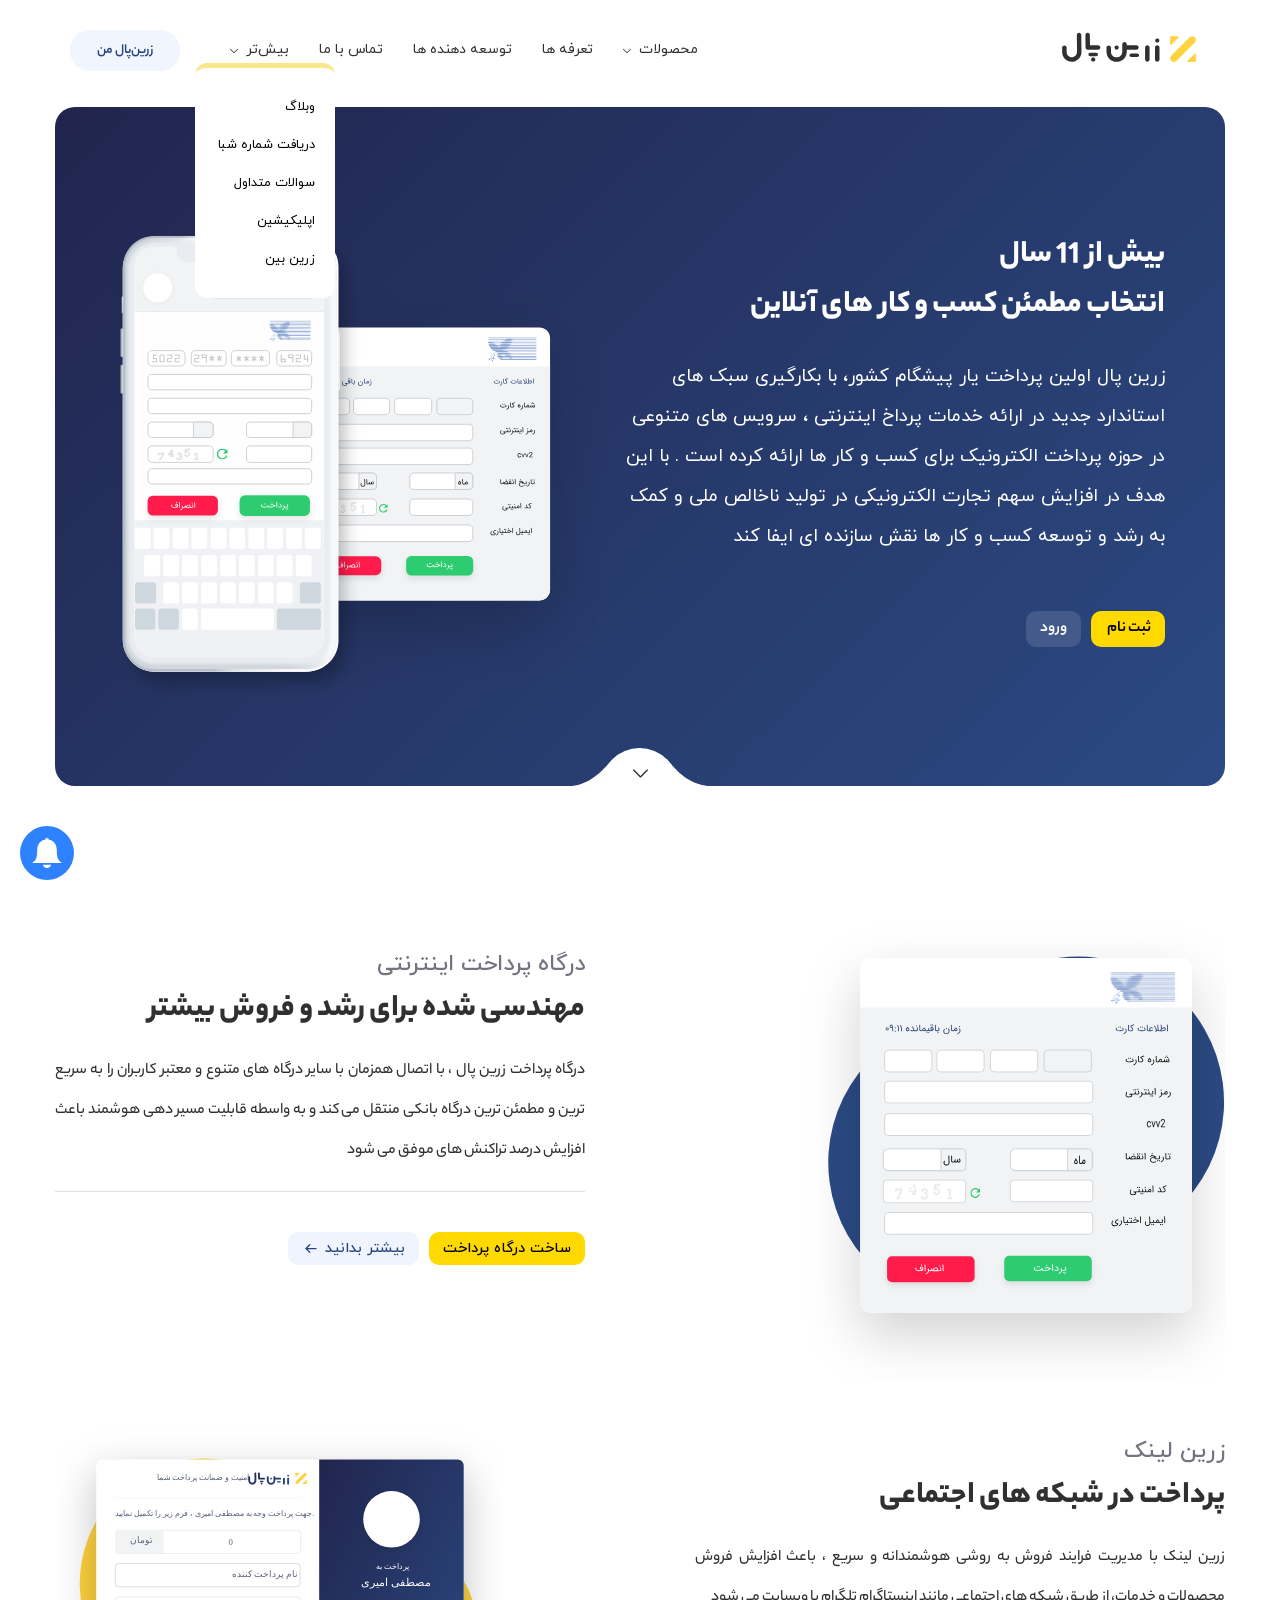
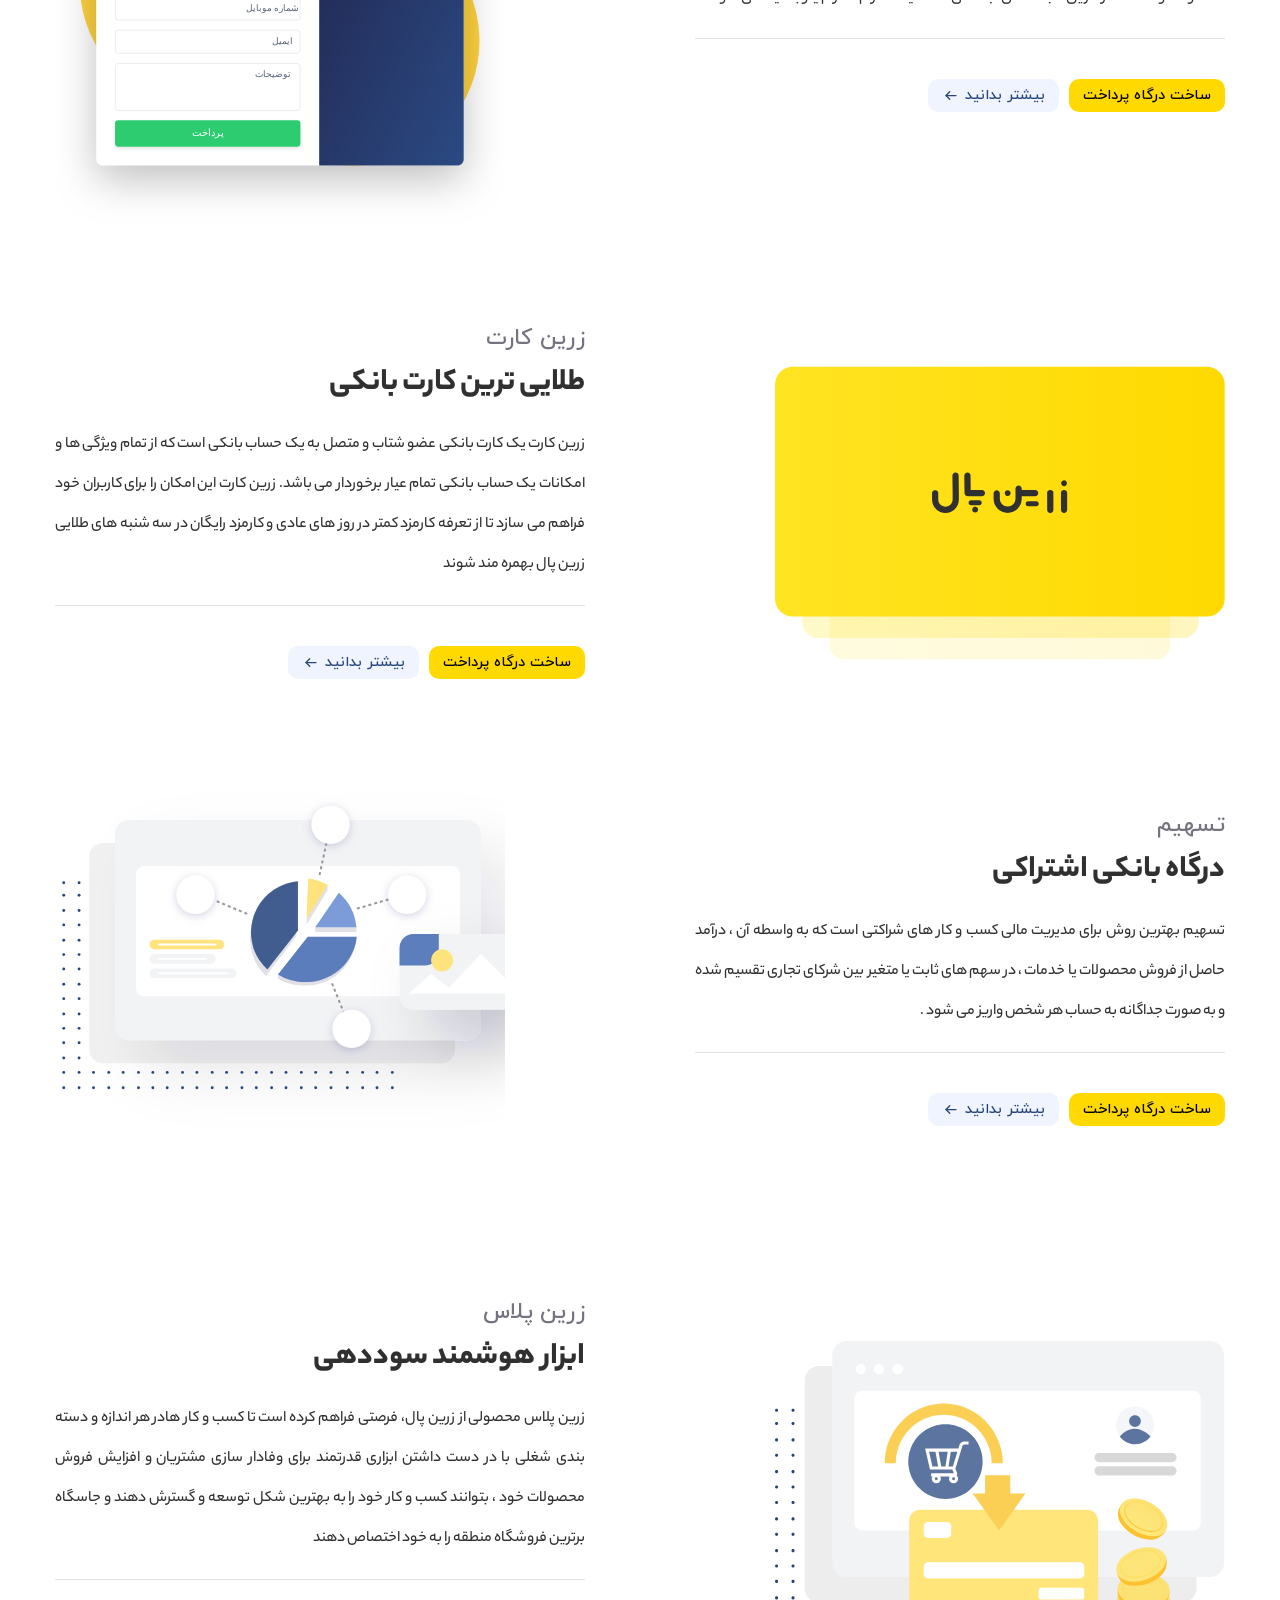
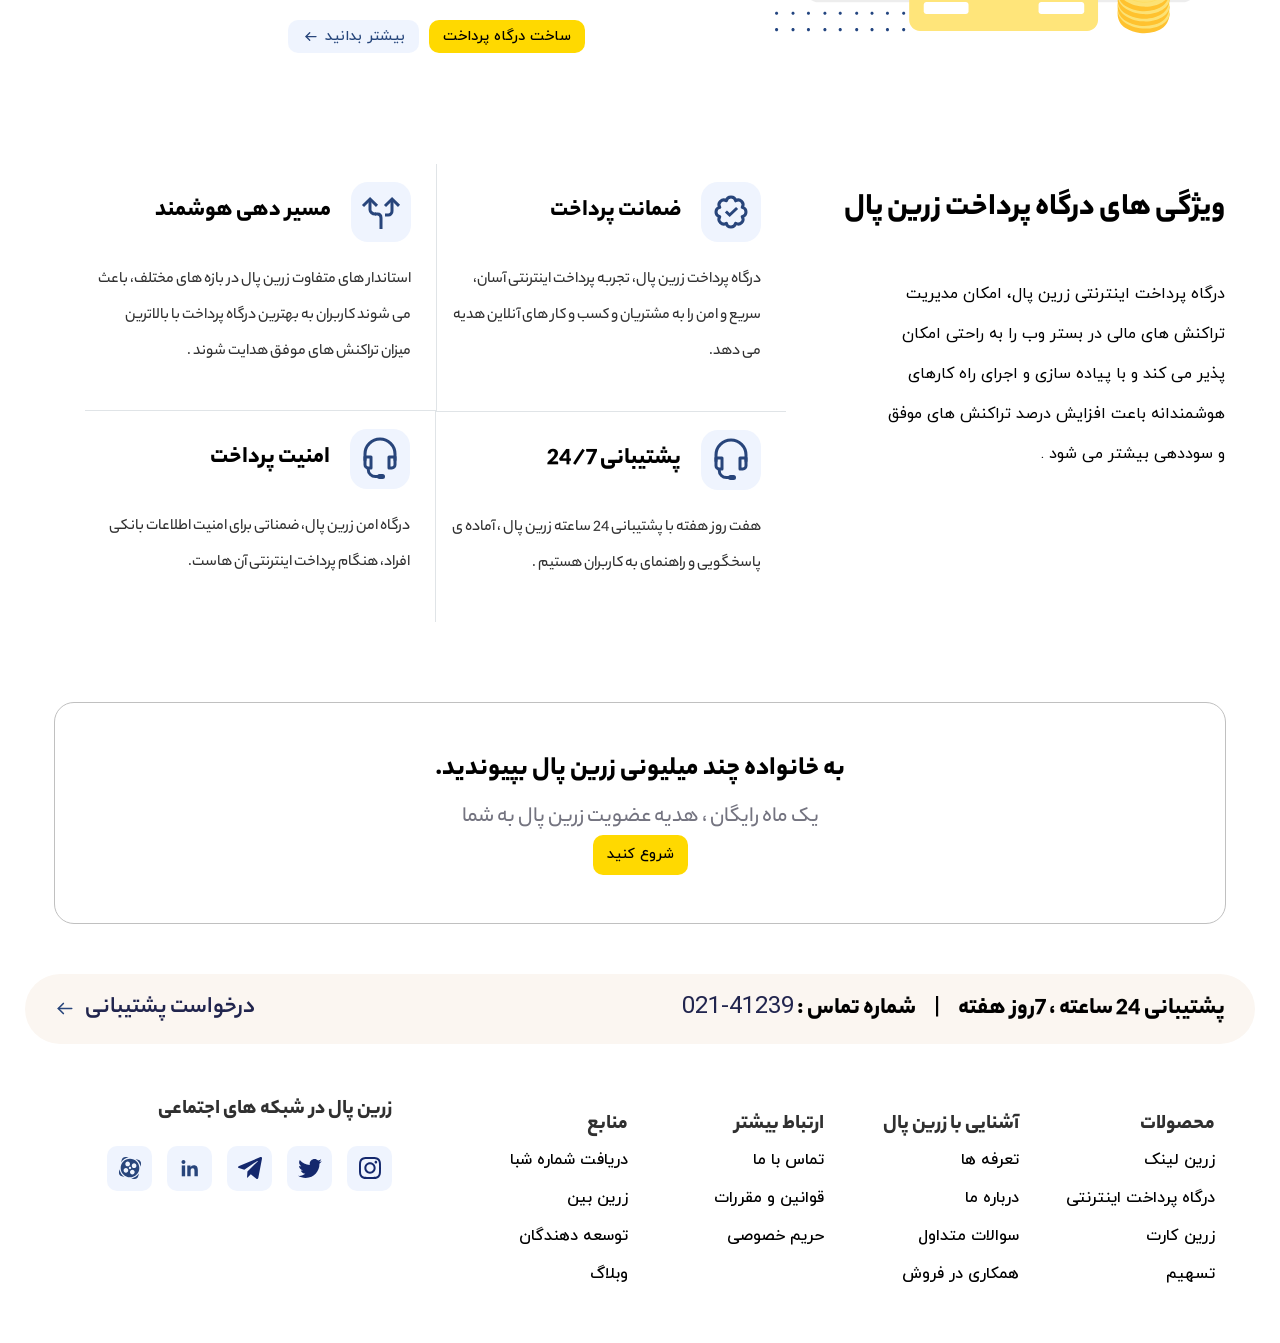
<file: index.html>
<!DOCTYPE html>
<html lang="fa" dir="rtl">
<head>
    <meta charset="UTF-8">
    <meta name="viewport" content="width=device-width, initial-scale=1.0">
    <link rel="stylesheet" href="styles/style.css">
    <link rel="stylesheet" href="styles/fonts.css">
   
    <title>ارائه دهنده خدمات پرداخت اینترنتی |زرین پال  </title>
    <link rel="shortcut icon" href="images/favicon.ico">
   

</head>
<body>
    <header>
        <div>
            <img class="logo" src="images/logo-white.svg" alt="zarinpal-logo">
        </div>
        <nav>
            <ul class="header-ul">
                <li class="more-menu" id="show-product-menu">
                    <a href="#">محصولات </a>
                    <img id="" src="images/down-arrow-svgrepo-com.svg" >
                    <div class="product-menu">
                        <div>
                            <a href="#">
                                <p>درگاه پرداخت </p>
                                <p>مهندسی شده برای فروش بیشتر </p>
                            </a>
                             <a href="#">
                                <p>زرین لینک  </p>
                                <p>لینک پرداخت در شبکه های اجتماعی </p>
                            </a>
                             <a href="#">
                                <p>زرین پلاس   </p>
                                <p>ابزار هوشمند سوددهی  </p>
                            </a>
                        </div>
                        <div>
                             <a href="#">
                                <p>زرین کارت  </p>
                                <p>طلایی نوین کارت بانکی</p>
                            </a>
                             <a href="#">
                                <p>تسهیم  </p>
                                <p>درگاه پرداخت اشتراکی </p>
                            </a>
                        </div>
                    </div>
                </li>
                <li>
                    <a href="./pages/tarrefeh.html">تعرفه ها</a>
                </li>
                 <li>
                    <a href="./pages/developers.html">توسعه دهنده ها </a>
                </li>
                 <li>
                    <a href="pages/callWithUs.html">تماس با ما </a>
                </li>
                 <li class=" more-menu"id="show-more-menu">
                    <a href="#">بیش‌تر</a>
                    <img id="" src="images/down-arrow-svgrepo-com.svg" >
                    <ul>
                        <li>وبلاگ </li>
                        <li>دریافت شماره شبا</li>
                        <li>سوالات متداول </li>
                        <li>اپلیکیشین </li>
                        <li>زرین بین</li>
                    </ul>
                </li>
                      <li>
                    <a href="#">زرین‌پال من</a>
                </li>

            </ul>
        </nav>
        <img src="./images/hamburger.svg" alt="hamburger icon" class="humberger-icon">
        <div class="hamburger-menu">
            <div class="cross-icon">
                <img src="images/cross.svg" alt="cross image"> 
            </div>
            <div class="hamurger-menu-items">
                <u>
                    <li><a href="#">تعرفه ها </a></li>
                    <li><a href="#">اپلیکیشن </a></li>
                    <div></div>
                    <li><a href="#">سوالات متداول</a></li>
                    <li><a href="#">تماس با ما </a></li>
                    <li><a href="#">محصولات</a></li>
                </u>
            </div>
            <div class="more-itme">
                <a href="#">زرین پال من </a>
                <img src="./images/arrow.svg" alt="my zarin pal">
            </div>
        </div>
    </header>
    <main>
        <div class="banner">
            <div class="banner-text">
                <h3>بیش از 11 سال </h3>
                <h3>انتخاب مطمئن کسب و کار های آنلاین </h3>
                <p>زرین پال اولین پرداخت یار پیشگام کشور،
                    با بکارگیری سبک های استاندارد جدید در ارائه خدمات پرداخ اینترنتی 
                    ، سرویس های متنوعی در حوزه پرداخت الکترونیک برای کسب و کار ها ارائه کرده است . 
                    با این هدف در افزایش سهم تجارت الکترونیکی در تولید ناخالص ملی 
                    و کمک به رشد و توسعه کسب و کار ها نقش سازنده ای ایفا کند 
                </p>
                
                <div class="banner-button">
                    <a href="#" class="register-btn ">ثبت نام </a>
                    <a href="#" class="login-btn">ورود </a>
                </div>
            
            
            </div>
            <div class="banner-image">
                <img src="./images/home.svg" >
            </div>
        </div>
        <div class="go-down">
            <div></div>
                <img src="images/down-arrow-svgrepo-com.svg" alt="">
         </div>
        </div>

        <section class="online-payment">
            <div>
                <img src="images/pg.svg" class="section-image">
            </div>
            <div class="section-text">
                <h2>درگاه پرداخت اینترنتی </h2>
                <h3>مهندسی شده برای رشد و فروش بیشتر</h3>
                <p>درگاه پرداخت زرین پال ، با اتصال همزمان با سایر درگاه های متنوع و معتبر
                    کاربران را به سریع ترین و مطمئن ترین درگاه بانکی منتقل می کند 
                    و به واسطه قابلیت مسیر دهی هوشمند باعث افزایش درصد تراکنش های موفق می شود 
                </p>
                <div class="section-links">
                    <a href="#" class="first-button">ساخت درگاه پرداخت</a>
                    <a href="#" class="second-button">
                        بیشتر بدانید 
                        <img src="images/arrow.svg" >
                    </a>
                </div>
            </div>
        </section>

         <section class="online-payment">
         
            <div class="section-text">
                <h2>زرین لینک </h2>
                <h3>پرداخت در شبکه های اجتماعی </h3>
                <p>زرین لینک با مدیریت فرایند فروش به روشی هوشمندانه و سریع 
                    ، باعث افزایش فروش محصولات و خدمات، از طریق شبکه های اجتماعی مانند اینستاگرام 
                    تلگرام یا وبسایت می شود 
                </p>
                <div class="section-links">
                    <a href="#" class="first-button">ساخت درگاه پرداخت</a>
                    <a href="#" class="second-button">
                        بیشتر بدانید 
                        <img src="images/arrow.svg" >
                    </a>
                </div>
            </div>
               <div>
                <img src="images/social-image.svg" class="section-image">
            </div>
        </section>

         <section class="online-payment">
            <div>
                <img src="images/zarincard.svg" class="section-image">
            </div>
            <div class="section-text">
                <h2> زرین کارت </h2>
                <h3>طلایی ترین کارت بانکی </h3>
                <p>
                    زرین کارت یک کارت بانکی عضو شتاب و متصل به یک حساب بانکی است 
                    که از تمام ویژگی ها و امکانات یک حساب بانکی تمام عیار برخوردار می باشد.
                    زرین کارت این امکان را برای کاربران خود فراهم می سازد تا از تعرفه 
                    کارمزد کمتر در روز های عادی و کارمزد رایگان در سه شنبه های طلایی زرین پال بهمره مند شوند 
                </p>
                <div class="section-links">
                    <a href="#" class="first-button">ساخت درگاه پرداخت</a>
                    <a href="#" class="second-button">
                        بیشتر بدانید 
                        <img src="images/arrow.svg" >
                    </a>
                </div>
            </div>
        </section>

         <section class="online-payment">
           
            <div class="section-text">
                <h2>تسهیم </h2>
                <h3>درگاه بانکی اشتراکی</h3>
                <p>
                    تسهیم بهترین روش برای مدیریت مالی کسب و کار های شراکتی است که به واسطه آن ،
                    درآمد حاصل از فروش محصولات یا خدمات ، در سهم های ثابت 
                    یا متغیر بین شرکای تجاری تقسیم شده و به صورت جداگانه به حساب هر شخص واریز می شود .
                </p>
                <div class="section-links">
                    <a href="#" class="first-button">ساخت درگاه پرداخت</a>
                    <a href="#" class="second-button">
                        بیشتر بدانید 
                        <img src="images/arrow.svg" >
                    </a>
                </div>
            </div>
             <div>
                <img src="images/payout.svg" class="section-image">
            </div>
        </section>

        
        <section class="online-payment">
            <div>
                <img src="images/zarinplus.svg" class="section-image">
            </div>
            <div class="section-text">
                <h2>زرین پلاس  </h2>
                <h3>ابزار هوشمند سوددهی </h3>
                 <p>
                    زرین پلاس محصولی از زرین پال، فرصتی فراهم کرده است تا کسب و کار هادر هر اندازه و دسته بندی شغلی با در دست داشتن
                    ابزاری قدرتمند برای وفادار سازی مشتریان و افزایش فروش محصولات 
                    خود ، بتوانند کسب و کار خود را به بهترین شکل توسعه و گسترش دهند و جاسگاه برترین فروشگاه منطقه را به خود اختصاص دهند 
                 </p>   
                <div class="section-links">
                    <a href="#" class="first-button">ساخت درگاه پرداخت</a>
                    <a href="#" class="second-button">
                        بیشتر بدانید 
                        <img src="images/arrow.svg" >
                    </a>
                </div>
            </div>
        </section>
        <article class="attributes">
            <div class="definition">
                <h3>ویژگی های درگاه پرداخت زرین پال</h3>
                <p>
                    درگاه پرداخت اینترنتی زرین پال، امکان مدیریت تراکنش های مالی در بستر 
                    وب را به راحتی امکان پذیر می کند و با پیاده سازی و اجرای راه کارهای هوشمندانه باعت افزایش درصد تراکنش های 
                    موفق و سوددهی بیشتر می شود .
                </p>
            </div>
            <div class="items">
                <div class="item first-item">
                    <div>
                    <img src="images/verifiedIcon.svg">
                    <h4>ضمانت پرداخت </h4>
                    </div>
                
                <p>
                    درگاه پرداخت زرین پال، تجربه پرداخت اینترنتی آسان،
                    سریع و امن را به مشتریان و کسب و کار های آنلاین هدیه می دهد.
                </p>
                </div>
            
               <div class="item second-item">
                  <div>
                    <img src="images/splite.svg">
                    <h4>مسیر دهی هوشمند  </h4>
                  </div>
                 <p>
                    استاندار های متفاوت زرین پال در بازه های مختلف، باعث می شوند کاربران به 
                    بهترین درگاه پرداخت با بالاترین میزان تراکنش های موفق هدایت شوند .
                 </p>
                </div>
            
               <div class="item third-item">
                 <div>
                    <img src="images/support.svg">
                    <h4>پشتیبانی 24/7 </h4>
                 </div>
                 <p>
                    هفت روز هفته با پشتیبانی 24 ساعته زرین پال ، آماده ی پاسخگویی و راهنمای به کاربران هستیم .
                 </p>

                </div>
                   
            
               <div class="item fourth-item">
                  <div>
                    <img src="images/support.svg">
                    <h4>امنیت پرداخت  </h4>
                  </div>
                 <p>
                    درگاه امن زرین پال، ضمناتی برای امنیت اطلاعات بانکی افراد، هنگام پرداخت 
                    اینترنتی آن هاست.
                 </p>
                </div>
            </div>
        
            </div>
        </article>
        <div class="start-box">
            <h4>به خانواده چند میلیونی زرین پال بپیوندید.</h4>
            <p>یک ماه رایگان ، هدیه عضویت زرین پال به شما</p>
            <a href="#">شروع کنید</a>
        </div>
        <div class="support">
            <div class="support-number">
                <p>پشتیبانی 24 ساعته ، 7روز هفته <span id="line">|</span> شماره تماس : <span id="phone-number">41239-021</span></p>
            </div>
            <div class="support-request">
                <p>درخواست پشتیبانی </p>
                <img src="images/arrow.svg" alt="support request">
            </div>
        </div> 
        <footer>
            <div class="footer-links">
                <div>
                    <p>محصولات</p>
                    <ul>
                        <li><a href="#">زرین لینک</a></li>
                        <li><a href="#">درگاه پرداخت اینترنتی </a></li>
                        <li><a href="#">زرین کارت </a></li>
                        <li><a href="#">تسهیم </a></li>
                    </ul>
                </div>
                  <div>
                    <p>آشنایی با زرین پال </p>
                    <ul>
                        <li><a href="#">تعرفه ها</a></li>
                        <li><a href="#">درباره ما </a></li>
                        <li><a href="#">سوالات متداول </a></li>
                        <li><a href="#">همکاری در فروش </a></li>
                    </ul>
                </div>
                  <div>
                    <p>ارتباط بیشتر </p>
                    <ul>
                        <li><a href="#">تماس با ما </a></li>
                        <li><a href="#">قوانین و مقررات  </a></li>
                        <li><a href="#">حریم خصوصی  </a></li>
                    </ul>
                </div>
                <div>
                    <p>منابع  </p>
                    <ul>
                        <li><a href="#">دریافت شماره شبا </a></li>
                        <li><a href="#">زرین بین   </a></li>
                        <li><a href="#">توسعه دهندگان  </a></li>
                        <li><a href="#">وبلاگ  </a></li>
                    </ul>
                </div>
            </div>
            <div class="social-media">
                <p>زرین پال در شبکه های اجتماعی</p>
                <div>
                    <a href="#"><img src="/images/instagram.svg" ></a>
                    <a href="#"><img src="/images/twitter.svg" ></a>
                    <a href="#"><img src="/images/telegram.svg" ></a>
                    <a href="#"><img src="/images/linkedin.svg" ></a>
                    <a href="#"><img src="/images/aparat.svg" ></a>
                </div>
            </div>
        </footer>
        <div class="bell">
            <img src="/images/bell.svg" >
        </div>

    </main>

     <script src="js/script.js"></script>
</body>
</html>
</file>
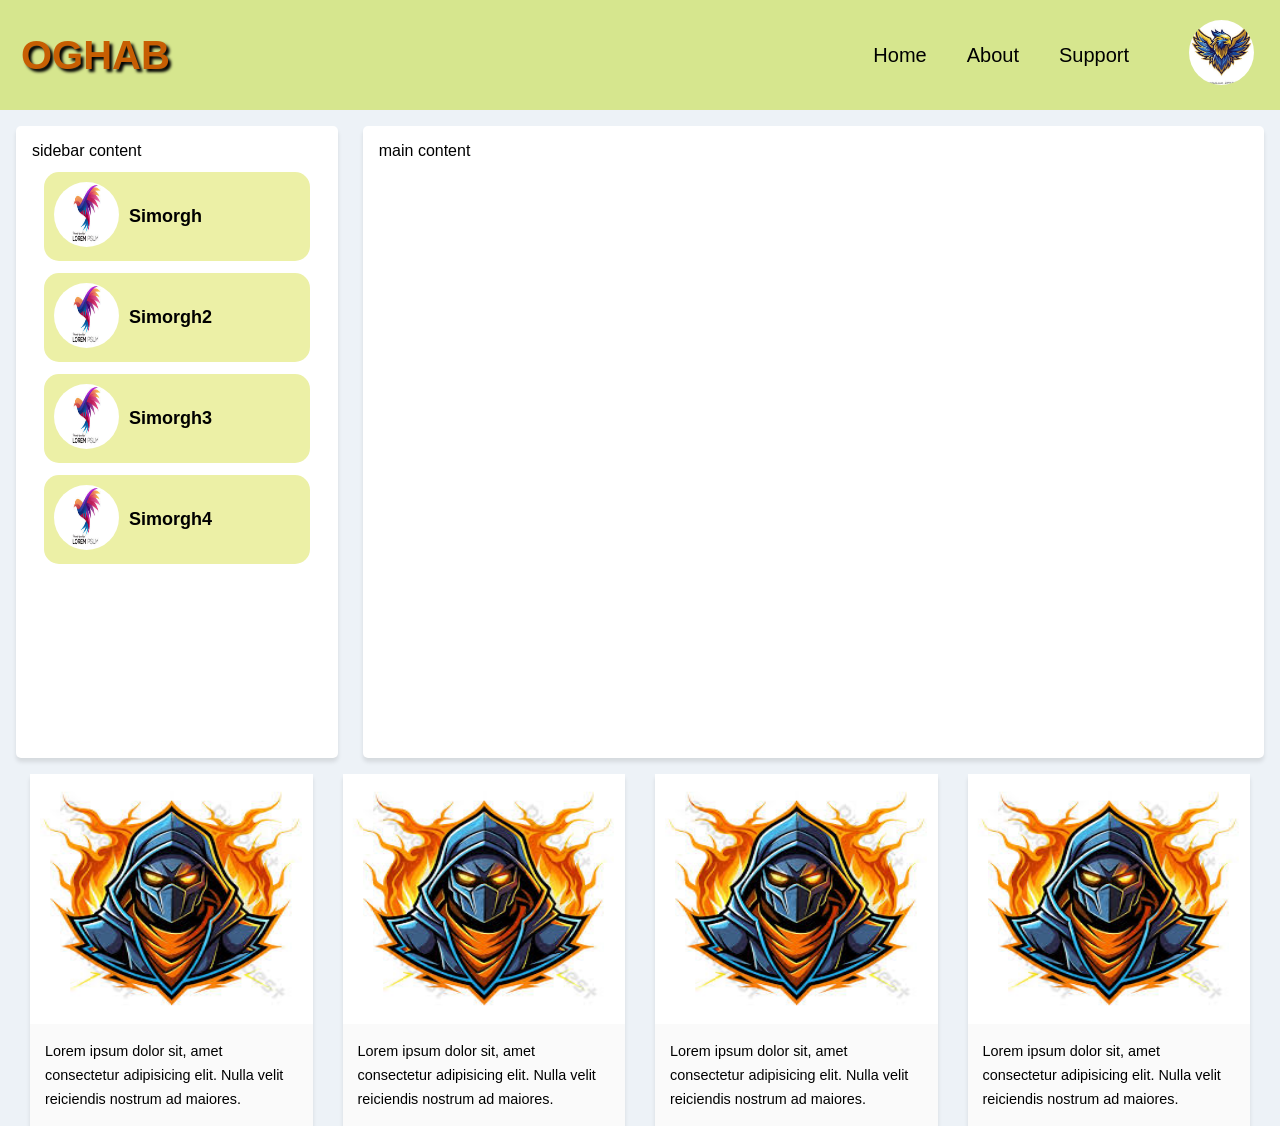
<file: navbarProject/index.html>
<!doctype html>
<html lang="en">
  <head>
    <meta charset="UTF-8" />
    <meta name="viewport" content="width=device-width, initial-scale=1.0" />
    <title>navbar-project</title>
    <link rel="stylesheet" href="style.css" />
    <link rel="stylesheet" href="css/all.css">
  </head>
  <body>
    <header class="header">
      <h1 class="logo-name">OGHAB</h1>
      <div class="navbar">
        <nav>
          <ul>
            <li><a href="#">Home</a></li>
            <li><a href="#">About</a></li>
            <li><a href="#">Support</a></li>
          </ul>
        </nav>
        <a href="#" class="logo">
          <img src="logo.jpg" alt="oghab" />
        </a>
      </div>
      <div class="hamberger-menu">
        <i class="fas fa-bars"></i>
      </div>
    </header>
    <div class="main">
      <aside>
        <p>sidebar content</p>
        <div class="card">
          <a href="#" class="idicon">
            <img src="id.jpg" alt="id">
          </a>
          <h4>Simorgh</h4>
        </div>
         <div class="card">
          <a href="#" class="idicon">
            <img src="id.jpg" alt="id">
          </a>
          <h4>Simorgh2</h4>
        </div>
         <div class="card">
          <a href="#" class="idicon">
            <img src="id.jpg" alt="id">
          </a>
          <h4>Simorgh3</h4>
        </div>
         <div class="card">
          <a href="#" class="idicon">
            <img src="id.jpg" alt="id">
          </a>
          <h4>Simorgh4</h4>
        </div>
       
      </aside>
      <main>
        <p>main content</p>
      </main>
    </div>
    <div class="cards">
      <div class="card2">
      <img src="cardlogo.jpg" alt="cardio" class="card-image">
      <div class="card-content">
        <p>Lorem ipsum dolor sit, amet consectetur adipisicing elit.
           Nulla velit reiciendis nostrum ad maiores.</tp>
      </div>
      </div>
      
       <div class="card2">
      <img src="cardlogo.jpg" alt="cardio" class="card-image">
      <div class="card-content">
        <p>Lorem ipsum dolor sit, amet consectetur adipisicing elit.
           Nulla velit reiciendis nostrum ad maiores.</tp>
      </div>
      </div>

       <div class="card2">
      <img src="cardlogo.jpg" alt="cardio" class="card-image">
      <div class="card-content">
        <p>Lorem ipsum dolor sit, amet consectetur adipisicing elit.
           Nulla velit reiciendis nostrum ad maiores.</tp>
      </div>
      </div>

       <div class="card2">
      <img src="cardlogo.jpg" alt="cardio" class="card-image">
      <div class="card-content">
        <p>Lorem ipsum dolor sit, amet consectetur adipisicing elit.
           Nulla velit reiciendis nostrum ad maiores.</tp>
      </div>
      </div>
      
      </div>
  </body>
</html>
</file>
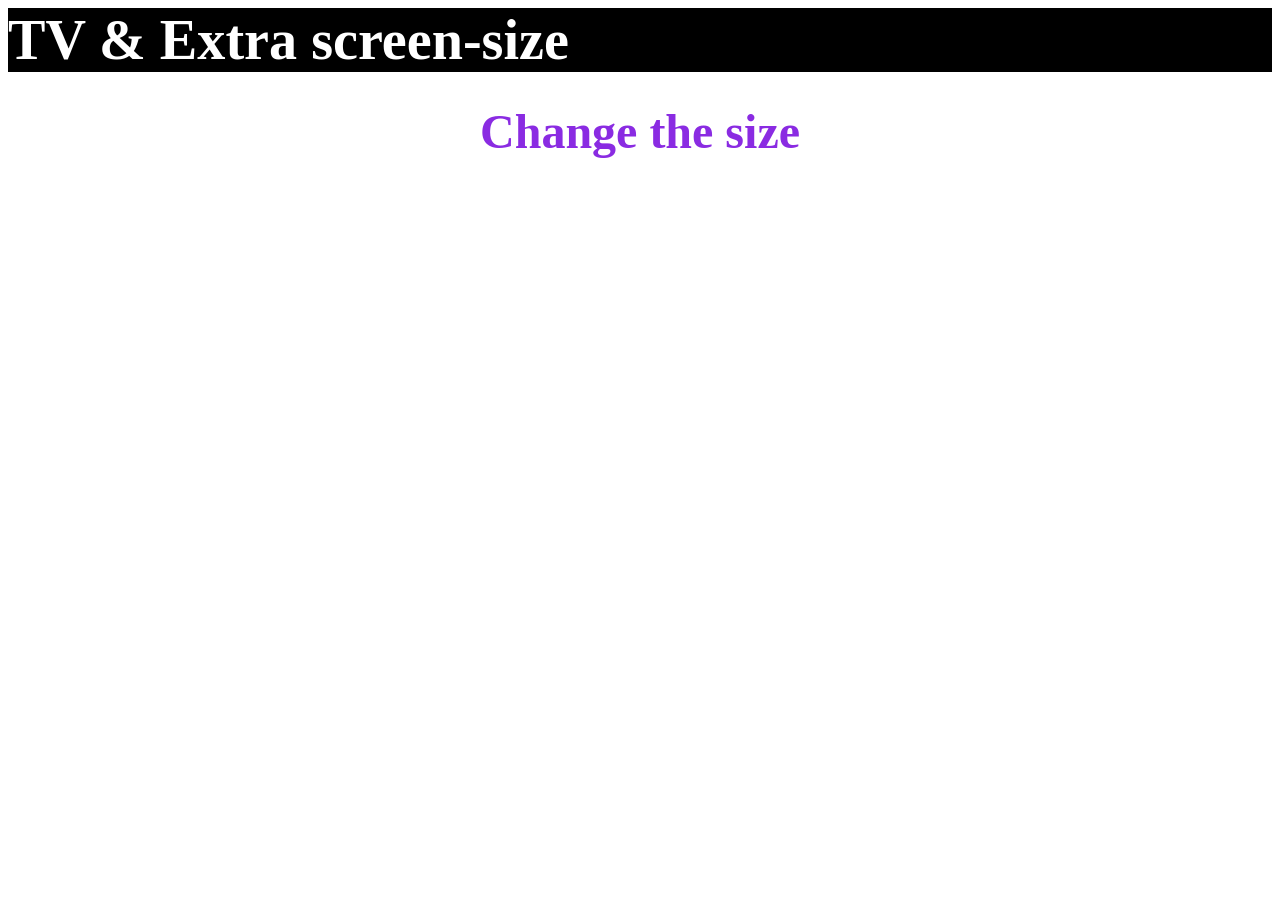
<file: responsive/index.html>
<!doctype html>
<html lang="en">
  <head>
    <meta charset="UTF-8" />
    <meta name="viewport" content="width=device-width, initial-scale=1.0" />
    <link rel="stylesheet" href="style/styleSheet.css" />
    <title>Reviwe</title>
  </head>
  <body>
    <div class="container">
      <h3 class="mobile-text">Mobile-size</h3>
      <h3 class="tablet-text">Tablet & Ipad-size</h3>
      <h3 class="desktop-text">Desktop-size</h3> 
      <h3 class="TV-text">TV & Extra screen-size</h3> 
    </div>
   
      <h1>Change the size</h1>
  </div>
  </body>
</html>
</file>
<file: styles/style.css>
* {
  margin: 0;
  padding: 0;
  font-family:
    "iranyekanwebregular",
    y Arial,
    Helvetica,
    sans-serif;
}
header {
  display: flex;
  justify-content: space-between;
  align-items: center;
  width: 1170px;
  margin: auto;
  padding: 21px 0 7px;
  top: 0;
  position: sticky;
  background-color: rgba(255, 255, 255, 0.72);
  backdrop-filter: blur(20px);
  transition: all 0.3s ease;
}
.logo {
  margin: 11px 28px;
}
.header-ul {
  display: flex;
  list-style: none;
}
.header-ul li {
  margin: 0 15px;
  font-size: 14px;
}
.header-ul li a {
  text-decoration: none;
  cursor: pointer;
  color: #303030;
}
.header-ul > li:last-child a {
  color: #28457b;
  background-color: rgba(232, 239, 254, 0.6);
  font-family: "YekanBakhBold";
  padding: 10px 27px;
  margin-right: 20px;
  border-radius: 20px;
}
.header-ul > li:last-child a:hover {
  background-color: #fbf6d9;
}
.more-menu {
  display: flex;
}
.more-menu img {
  width: 8px;
  margin-right: 8px;
}
.humberger-icon {
  width: 27px;
  display: none;
}

.hamburger-menu {
  position: fixed;
  top: 0;
  right: 0;
  background-color: #fff;
  z-index: 100;
  width: 100%;
  font-family: "YekanBakhMedium";
  transform: translateY(-110%);
}
.cross-icon {
  width: 100%;
  text-align: left;
  padding: 25px 0;
}
.cross-icon img {
  width: 20px;
  margin-left: 30px;
}
.hamurger-menu-items {
  padding: 10px 30px;
}
.hamurger-menu-items li {
  list-style: none;
}
.hamurger-menu-items a {
  text-decoration: none;
  color: black;
  display: inline-block;
  padding: 3px 0;
}
.hamurger-menu-items div {
  height: 1px;
  background-color: #dfe1e4;
  width: 90%;
  margin: 8px 0;
}
.more-itme {
  display: none;
  background-color: #eee;
  padding: 20px 50px;
  align-items: center;
}
.more-itme img {
  width: 15px;
  margin-right: 5px;
}
.more-itme a {
  text-decoration: none;
  color: #25457b;
  font-size: 0.85rem;
}
.show-hamburger-menu {
  animation: fadeInDown 0.25s forwards;
}
#show-more-menu {
  position: relative;
}
#show-more-menu ul {
  position: absolute;
  top: 0;
  left: -35px;
  background-color: #fff;
  border-top: 5px solid #f8e88b;
  border-radius: 12px;
  padding-top: 20px;
  padding-bottom: 20px;
  margin-top: 23px;
  list-style: none;
  width: 140px;
}
#show-more-menu li {
  margin: 0;
  padding: 10px 20px;
  font-size: 0.8rem;
  color: black;
}
#show-more-menu li:hover {
  background-color: rgba(232, 239, 254, 0.6);
}
#show-product-menu {
  position: relative;
}
.product-menu {
  position: absolute;
  top: 0;
  left: -135px;
  background-color: #fff;
  display: none;
  justify-content: flex-start;
  width: 372px;
  border-top: 5px solid #f8e88b;
  border-radius: 12px;
  padding-top: 5px;
  margin-top: 23px;
}
.product-menu a p:first-child {
  color: #000;
  font-size: 0.95rem;
}
.product-menu a p:last-child {
  color: #000;
  font-size: 0.7rem;
}
.product-menu a {
  margin: 10px;
  display: block;
  padding: 10px;
  border-radius: 5px;
}
.banner {
  width: 1050px;
  padding: 124px 60px 80px;
  background-image: linear-gradient(135deg, #21254e, #2b4a83);
  border-radius: 20px;
  margin: 20px auto;
  display: flex;
  justify-content: space-between;
}
.banner-text h3 {
  font-family: YekanBakhHeavy;
  font-size: 2rem;
  color: #fff;
}
.banner-text p {
  color: #fff;
  font-size: 1.15rem;
  margin: 25px 0;
  line-height: 2.5rem;
}
.banner-image img {
  width: 500px;
}
.banner-button {
  margin-top: 60px;
}
.register-btn {
  font-size: 1rem;
  font-family: YekanBakhBold;
  color: #000;
  background-color: #ffd900;
  padding: 6px 14px;
  border: none;
  border-radius: 10px;
  margin-left: 10px;
  text-decoration: none;
}
.login-btn {
  font-size: 1rem;
  font-family: YekanBakhBold;
  color: #fff;
  background-color: #435a8a;
  padding: 6px 14px;
  border: none;
  border-radius: 10px;
  text-decoration: none;
}
.go-down {
  width: 100%;
  display: flex;
  flex-direction: column;
  align-items: center;
  justify-content: center;
  position: relative;
  bottom: 58px;
}
.go-down div {
  background-image: url(../images/arrowbottom.svg);
  width: 164px;
  height: 78px;
}
.go-down img {
  width: 15px;
  position: relative;
  top: -60px;
}
.online-payment {
  width: 1170px;
  margin: auto;
  display: flex;
  align-items: flex-start;
  justify-content: space-between;
}
.section-image {
  width: 450px;
  height: 480px;
}
.section-text {
  width: 530px;
  margin: 30px 0;
}
.section-text h2 {
  color: #747480;
  font-family: iranyekanwebmedium;
  font-weight: 500;
  font-size: 1.4rem;
  margin: 20px 0 5px;
}
.section-text h3 {
  color: #303030;
  font-family: YekanBakhHeavy;
  font-weight: 600;
  font-size: 2rem;
  margin: 5px 0 10px;
}
.section-text p {
  color: #303030;
  font-family: YekanBakhMedium;
  text-align: justify;
  line-height: 40px;
  border-bottom: 1px solid #dfe1e4;
  padding-bottom: 20px;
  margin-top: 16px;
}
.section-links {
  margin-top: 40px;
  display: flex;
}
.section-links .first-button {
  font-size: 0.9rem;
  font-family: iranyekanwebmedium;
  color: #000;
  background-color: #ffd900;
  padding: 6px 14px;
  border: none;
  border-radius: 10px;
  margin-left: 10px;
  text-decoration: none;
}
.section-links .second-button {
  font-size: 0.9rem;
  font-family: iranyekanwebmedium;
  color: #25457b;
  background-color: rgba(232, 239, 254, 0.7);
  padding: 6px 14px;
  border-radius: 10px;
  text-decoration: none;
  display: flex;
  align-items: center;
}
.section-links .second-button img {
  width: 18px;
  height: 15px;
  margin-right: 5px;
}
.attributes {
  width: 1170px;
  margin: auto;
  display: flex;
  justify-content: space-between;
}
.definition {
  width: 35%;
  margin-top: 50px;
}
.items {
  display: grid;
  grid-template-columns: 1fr 1fr;
  width: 60%;
  padding: 30px;
}
.items img {
  width: 60px;
  height: 60px;
}
.items .item {
  padding: 18px 25px 20px 0;
}
.items .item div {
  display: flex;
  align-items: center;
}
.item h4 {
  font-size: 1.5rem;
  font-family: YekanBakhHeavy;
  margin-right: 20px;
}
.items p {
  font-size: 1rem;
  font-family: YekanBakhMedium;
  margin: 20px 0 20px 10px;
  color: #303030;
  line-height: 36px;
}
.definition h3 {
  font-family: YekanBakhHeavy;
  font-size: 2rem;
}
.definition p {
  width: 85%;
  margin-top: 40px;
  line-height: 40px;
  font-size: 1rem;
}
.first-item {
  border-left: 1px solid #e0e4e7;
}
.second-item {
  border-bottom: 1px solid #e0e4e7;
}
.third-item {
  border-top: 1px solid #e0e4e7;
}
.fourth-item {
  border-right: 1px solid #e0e4e7;
}
.start-box {
  width: 1170px;
  margin: auto;
  height: 220px;
  margin-top: 50px;
  border: 1px solid silver;
  border-radius: 20px;
  display: flex;
  flex-direction: column;
  justify-content: center;
  align-items: center;
}
.start-box h4 {
  font-size: 1.7rem;
  font-family: YekanBakhHeavy;
}
.start-box p {
  font-size: 1.4rem;
  font-family: YekanBakhMedium;
  color: #747480;
  margin-top: 10px;
}
.start-box a {
  text-decoration: none;
  font-family: iranyekanwebmedium;
  font-size: 0.9rem;
  min-height: 28px;
  line-height: 28px;
  padding: 6px 14px;
  background-color: #ffd900;
  color: #000;
  border-radius: 10px;
}
.support {
  width: 1170px;
  height: 70px;
  padding: 0 30px;
  margin: 50px auto;
  background-color: #fbf6f1;
  border-radius: 35px;
  display: flex;
  justify-content: space-between;
  align-items: center;
}
.support-number p {
  font-family: YekanBakhHeavy;
  font-size: 1.5rem;
}
#line {
  margin: 0 15px;
}
#phone-number {
  color: #21254e;
}
.support-request {
  display: flex;
}
.support-request p {
  color: #21254e;
  font-size: 1.5rem;
  font-family: YekanBakhBold;
}
.support-request img {
  margin-right: 10px;
  width: 20px;
}
footer {
  display: flex;
  justify-content: space-between;
  width: 1170px;
  margin: auto;
}
.footer-links {
  display: grid;
  grid-template-columns: repeat(4, 1fr);
  width: calc(100% - 330px);
  margin-bottom: 50px;
  padding: 0 10px;
}
.social-media {
  width: 330px;
  padding: 0 30px;
  margin-bottom: 100px;
}
.social-media p {
  font-family: YekanBakhHeavy;
  font-size: 1.3rem;
  color: #303030;
}
.social-media div {
  display: flex;
  margin-top: 20px;
}
.social-media a {
  background-color: #eff4fe;
  width: 45px;
  height: 45px;
  display: flex;
  justify-content: center;
  align-items: center;
  border-radius: 10px;
  margin-left: 15px;
}
.footer-links p {
  font-size: 1.3rem;
  font-family: YekanBakhHeavy;
  margin-top: 15px;
  color: #303030;
}
.footer-links ul {
  list-style: none;
}
.footer-links a {
  text-decoration: none;
  font-size: 1rem;
  font-family: iranyekanwebmedium;
  color: #000;
}
.footer-links li {
  padding: 8px 0;
}
.bell{
  background-color: #2e82ff;
  width: fit-content;
  padding: 7px 7px 0;
  border-radius: 50%;
  position: fixed;
  bottom: 20px;
  left: 20px;
}
.bell img{
  width: 40px;
}
@keyframes showUp {
  0% {
    opacity: 0;
  }
  100% {
    opacity: 1;
  }
}
@keyframes fadeInDown {
  0% {
    opacity: 0;
    transform: translateY(-100%);
  }
  100% {
    opacity: 1;
    transform: translateY(0);
  }
}
@media (max-width: 1200px) {
  header {
    width: 940px;
  }
  .banner {
    width: 900px;
    padding: 20px 60px 120px;
  }
  .banner-image {
    width: 430px;
    margin-left: 30px;
  }
  .online-payment {
    width: 940px;
  }
  .attributes {
    width: 924px;
    padding: 0 8px;
    flex-direction: column;
  }
  .section-image {
    width: 405px;
    height: 432px;
  }
  .definition {
    width: 100%;
    margin-top: 40px;
  }
  .definition p {
    width: 100%;
    margin-top: 30px;
  }
  .first-item,
  .second-item,
  .third-item,
  .fourth-item {
    border: none;
  }
  .items {
    width: 90%;
    padding: 30px;
  }
  .items .item {
    padding: 18px 0 20px 50px;
  }
  .start-box {
    width: 940px;
  }
  .support {
    width: 880px;
  }
  footer {
    width: 940px;
  }
}
@media (max-width: 990px) {
  header {
    width: auto;
    margin: 20px 60px;
  }
  .header-ul li:last-child {
    display: none;
  }
  .logo {
    margin: 0;
  }
  .header-ul li {
    margin: 0 10px;
  }
  .banner {
    width: auto;
    padding: 40px 40px 85px;
    margin-left: 35px;
    margin-right: 35px;
  }
  .banner-image {
    display: none;
  }
  .banner-text {
    text-align: center;
  }
  .banner-text p {
    margin: 5px 0;
  }
  .online-payment {
    width: auto;
    flex-direction: column;
    align-items: center;
  }
  .section-text {
    width: 95%;
  }
  .attributes {
    width: auto;
    padding: 0 35px;
  }
  .start-box {
    margin: 0 38px;
    width: calc(100% - 76px);
  }
  .support {
    width: calc(100% - 120px);
  }
  .support-request p,
  .support-number p {
    font-size: 1.2rem;
  }
  footer {
    flex-direction: column;
    width: calc(100% - 60px);
  }
   footer .footer-links{
    width: 100%;
   }
   footer .social-media{
    padding: 0 10px;
   }
}

@media (max-width: 768px) {
  .header-ul {
    display: none;
  }
  .humberger-icon {
    display: block;
  }
  header {
    width: auto;
    padding: 1px 8px;
  }
  .banner {
    margin-left: 8px;
    margin-right: 8px;
  }
  .section-text {
    display: flex;
    flex-direction: column;
    align-items: center;
  }
  .online-payment img {
    width: 460px;
    height: 480px;
  }
  .definition {
    text-align: center;
    margin-top: 90px;
  }
  .definition h3 {
    font-size: 1.6rem;
  }
  .items {
    width: 100%;
    padding: 50px 0;
  }
  .items .item {
    padding: 18px 0 20px 20px;
  }
  .start-box {
    margin: 0 8px;
    width: calc(100% - 16px);
  }
  .support {
    flex-direction: column;
    align-items: flex-start;
    background: none;
  }
  .support-request {
    background-color: #fbf6f1;
    border-radius: 35px;
    padding: 5px 20px;
  }
  footer .footer-links{
    grid-template-columns: repeat(2 , 1fr);
  }
  footer .footer-links div{
    margin-top: 10px;
  }
  footer {
    width: calc(100% - 120px);
    margin: 0 60px;
  }
}
@media (max-width: 575px) {
  .banner {
    padding: 80px 40px;
  }
  .banner-text h3 {
    font-size: 1.2rem;
    text-align: right;
  }
  .online-payment .section-image {
    display: none;
  }
  .section-text {
    width: 80%;
    padding: 0 10px;
  }
  .section-text h3 {
    font-size: 1.5rem;
  }
  .items {
    padding: 50px 0;
    grid-template-columns: 1fr;
  }
  .items .item {
    padding: 18px 0;
  }
  .start-box {
    height: 180px;
  }
  .start-box h4 {
    font-size: 1.2rem;
  }
  .start-box p {
    font-size: 1rem;
  }
  .support {
    width: calc(100% - 60px);
    padding: 0;
    margin: 50px 30px;
  }
  .support-number p,
  .support-request p {
    font-size: 0.94rem;
  }
  footer{
    width: calc(100% - 60px);
    margin: 0 30px;
  }
  .footer-links p ,.footer-links a {
    font-size: 0.9rem;
  }
}
</file>
<file: styles/fonts.css>
@font-face {
    font-family: "iranyekanwebmedium";
    src: url(../fonts/iranyekanwebmedium.woff) format('woff');
}
@font-face {
    font-family: "iranyekanwebregular";
    src: url(../fonts/iranyekanwebregular.woff) format('woff');
}
@font-face {
    font-family: "YekanBakhBold";
    src: url(../fonts/YekanBakhBold.woff) format('woff');
}
@font-face {
    font-family: "YekanBakhHeavy";
    src: url(../fonts/YekanBakhHeavy.woff) format('woff');
}
@font-face {
    font-family: "YekanBakhMedium";
    src: url(../fonts/YekanBakhMedium.woff) format('woff');
}
</file>
<file: navbarProject/style.css>
* {
  margin: 0;
  padding: 0;
  font-family: Arial, Helvetica, sans-serif;
}
.header {
  display: flex;

  justify-content: space-between;
  background-color: rgb(214, 230, 142);
  align-items: center;
  padding: 0 6px;
}
.logo img {
  width: 65px;
  height: 65px;
  border-radius: 50%;
}
.navbar {
  display: flex;
  align-items: center;
}
.navbar ul {
  display: flex;
  justify-content: center;
}
.navbar ul li {
  list-style: none;
}
.navbar a {
  text-decoration: none;
  color: black;
  padding: 20px;
  align-items: center;
  font-size: 20px;
}
.navbar a:hover {
  color: rgb(14, 84, 234);
}
.logo-name {
  font-size: 40px;
  font-weight: bold;
  color: rgb(199, 94, 3);
  text-shadow: 3px 3px 3px black;
}
nav {
  margin-right: 20px;
}
h1 {
  margin-left: 15px;
}
body {
  background-color: #edf2f7;
}
.main {
  display: flex;
  margin: 1rem;
}
aside {
  width: 25%;
  margin-right: 25px;
}
main {
  width: 75%;
}
aside,
main {
  background-color: #fff;
  height: 600px;
  box-shadow: 0 4px 4px 0 rgba(0, 0, 0, 0.1);
  padding: 1rem;
  border-radius: 5px;
}
.card {
  display: flex;
  background-color: rgb(236, 240, 166);
  border-radius: 15px;
  align-items: center;
  margin: 12px;
}
.idicon img {
  width: 65px;
  height: 65px;
  border-radius: 50%;
  margin: 10px;
}
h4 {
  font-size: 18px;
  font-weight: bold;
}
.cards {
  margin: 0 auto;
  display: grid;
  grid-template-columns: repeat(4, 1fr);
  grid-template-rows: auto;
  gap: 30px;
  padding: 0 30px;
}
.card-image {
  width: 100%;
  height: 250px;
  display: block;
}
.card-content {
  line-height: 1.5rem;
  font-size: 0.9rem;
  padding: 15px;
  background-color: #fafafa;
}
.card2 {
  box-shadow: 0 4px 4px 0 rgba(0, 0, 0, 0.1);
}
.hamberger-menu {
  display: none;
}
@media (max-width: 768px) {
  .hamberger-menu {
    display: block;
  }
  .navbar {
    display: none;
  }
  .hamberger-menu i {
    font-size: 2rem;
    padding: 5px 0;
    margin-left: 25px;
  }
  .main {
    flex-direction: column-reverse;
    margin: 1rem;
  }
  aside {
    /* width: 100%; */
    width: calc(100% - 2rem);
   
  }
  main {
    /* width: 100% ; */
    
    width: calc(100% - 2rem);
  }
  header{
    /* width: 100%;   */
    width: calc(100% - 1.5rem);
    

  }
  .card-content p{
    font-size: 12px;
  }
  .cards{
    display: grid;
    grid-template-rows: repeat(2,300px);
    grid-template-columns: repeat(2 ,250px);
    justify-content: center;
    grid-column-gap:30px;
    grid-row-gap: 70px;
  }

}
</file>
<file: responsive/style/styleSheet.css>
h1{
    display: flex;
    justify-content: center;
    font-size: 3rem;
    color: blueviolet;
}
div{
    font-size: 3rem;
    background-color: aqua;
    
}
div h3{
    display: none;
}

@media screen and (max-width:480px) {
    div{
        background-color: red;   
    }
    .mobile-text{
        display: inline;
    }
}
@media screen and (min-width:481px) and (max-width:768px) {
    div{
        background-color: rgb(199, 229, 7);
    }
     .tablet-text{
        display: inline;
    }
}
@media screen and (min-width:769px) and (max-width:1024px) {
    div{
        background-color:cadetblue;
    }
     .desktop-text{
        display: inline;
    }
}
@media screen and (min-width:1025px) {
    div{
        background-color:black;
        color: white;
    }
     .TV-text{
        display: inline;
    }
}
</file>
